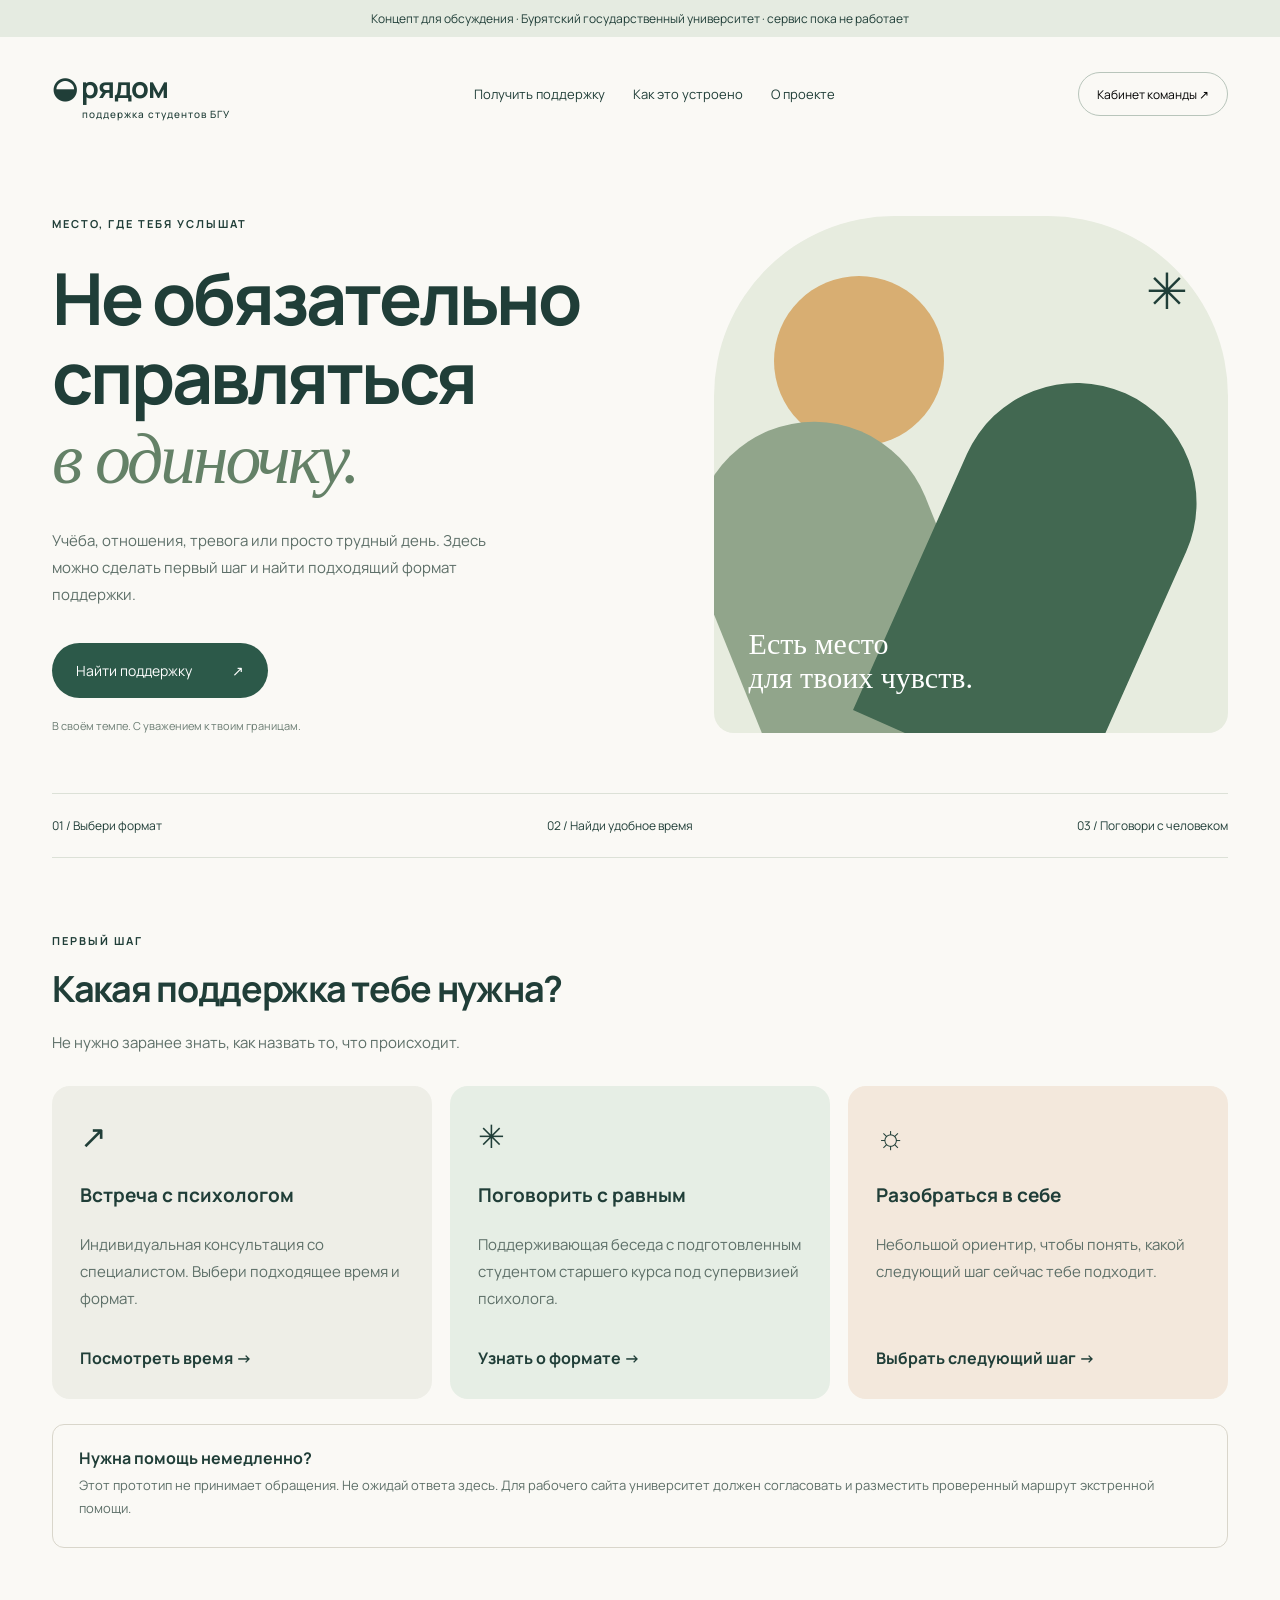
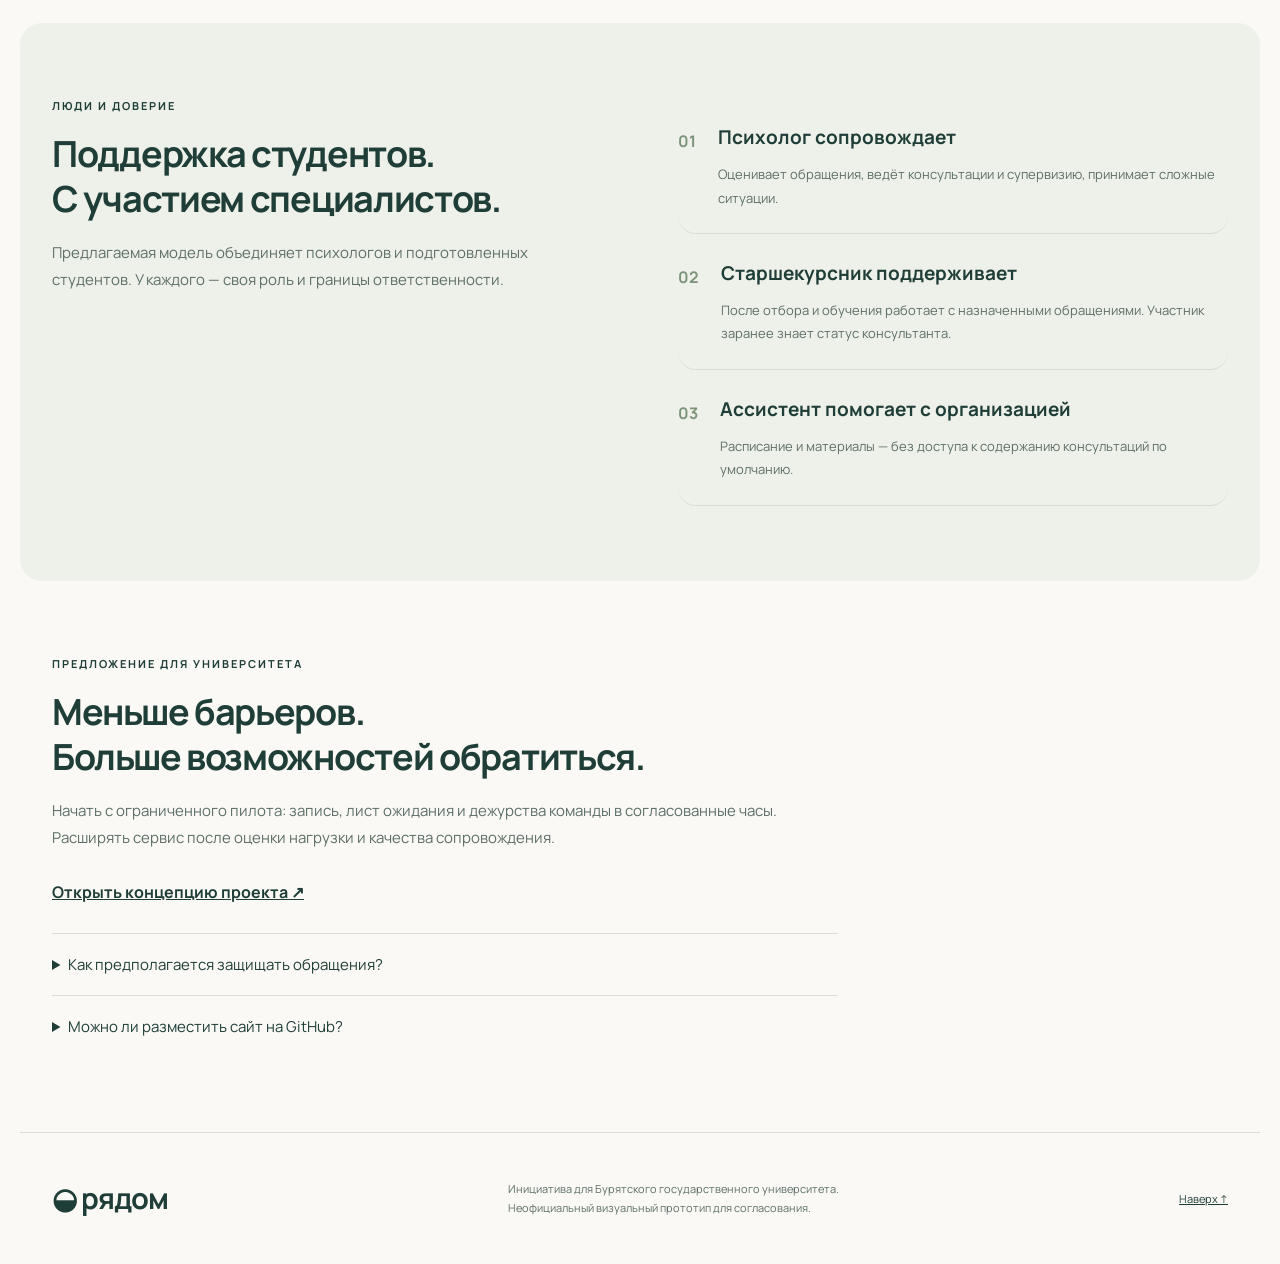
<file: index.html>
<!doctype html><html lang="ru"><meta charset="utf-8"><meta name="viewport" content="width=device-width,initial-scale=1"><title>Рядом — поддержка студентов БГУ · прототип</title><link rel="stylesheet" href="style.css"><body>
<div class="demo">Концепт для обсуждения · Бурятский государственный университет · сервис пока не работает</div>
<header><a class="brand" href="#">◒ рядом<span>поддержка студентов БГУ</span></a><nav><a href="#help">Получить поддержку</a><a href="#team">Как это устроено</a><a href="#project">О проекте</a></nav><button class="small" id="cabinet">Кабинет команды ↗</button></header>
<main><section class="hero"><div><div class="eyebrow">МЕСТО, ГДЕ ТЕБЯ УСЛЫШАТ</div><h1>Не обязательно<br>справляться<br><em>в одиночку.</em></h1><p>Учёба, отношения, тревога или просто трудный день. Здесь можно сделать первый шаг и найти подходящий формат поддержки.</p><a class="button" href="#help">Найти поддержку <span>↗</span></a><div class="note">В своём темпе. С уважением к твоим границам.</div></div><div class="art" aria-hidden="true"><div class="sun"></div><div class="arch one"></div><div class="arch two"></div><div class="art-label">Есть место<br>для твоих чувств.</div><span class="spark">✳</span></div></section>
<div class="strip"><span>01 / Выбери формат</span><span>02 / Найди удобное время</span><span>03 / Поговори с человеком</span></div>
<section id="help"><div class="eyebrow">ПЕРВЫЙ ШАГ</div><h2>Какая поддержка тебе нужна?</h2><p class="intro">Не нужно заранее знать, как назвать то, что происходит.</p><div class="cards"><article><span class="icon">↗</span><h3>Встреча с психологом</h3><p>Индивидуальная консультация со специалистом. Выбери подходящее время и формат.</p><button data-kind="Психолог">Посмотреть время →</button></article><article class="mint"><span class="icon">✳</span><h3>Поговорить с равным</h3><p>Поддерживающая беседа с подготовленным студентом старшего курса под супервизией психолога.</p><button data-kind="Студент-консультант">Узнать о формате →</button></article><article class="peach"><span class="icon">☼</span><h3>Разобраться в себе</h3><p>Небольшой ориентир, чтобы понять, какой следующий шаг сейчас тебе подходит.</p><button id="guide">Выбрать следующий шаг →</button></article></div><aside><strong>Нужна помощь немедленно?</strong><p>Этот прототип не принимает обращения. Не ожидай ответа здесь. Для рабочего сайта университет должен согласовать и разместить проверенный маршрут экстренной помощи.</p></aside></section>
<section id="team" class="split"><div><div class="eyebrow">ЛЮДИ И ДОВЕРИЕ</div><h2>Поддержка студентов.<br>С участием специалистов.</h2><p>Предлагаемая модель объединяет психологов и подготовленных студентов. У каждого — своя роль и границы ответственности.</p></div><div class="steps"><article><b>01</b><div><h3>Психолог сопровождает</h3><p>Оценивает обращения, ведёт консультации и супервизию, принимает сложные ситуации.</p></div></article><article><b>02</b><div><h3>Старшекурсник поддерживает</h3><p>После отбора и обучения работает с назначенными обращениями. Участник заранее знает статус консультанта.</p></div></article><article><b>03</b><div><h3>Ассистент помогает с организацией</h3><p>Расписание и материалы — без доступа к содержанию консультаций по умолчанию.</p></div></article></div></section>
<section id="project" class="project"><div class="eyebrow">ПРЕДЛОЖЕНИЕ ДЛЯ УНИВЕРСИТЕТА</div><h2>Меньше барьеров.<br>Больше возможностей обратиться.</h2><p>Начать с ограниченного пилота: запись, лист ожидания и дежурства команды в согласованные часы. Расширять сервис после оценки нагрузки и качества сопровождения.</p><a href="concept.html">Открыть концепцию проекта ↗</a><details><summary>Как предполагается защищать обращения?</summary><p>Личные учётные записи, доступ только к назначенным обращениям, журнал действий и отзыв доступа после практики. Документы и правила обработки данных согласуются с университетом до запуска.</p></details><details><summary>Можно ли разместить сайт на GitHub?</summary><p>Этот демонстрационный интерфейс подготовлен для статического размещения. Рабочие обращения, пароли и записи консультаций в репозиторий не помещаются. Для действующего сервиса понадобится отдельная серверная часть с управлением доступом.</p></details></section></main><footer><div class="brand">◒ рядом</div><p>Инициатива для Бурятского государственного университета.<br>Неофициальный визуальный прототип для согласования.</p><a href="#">Наверх ↑</a></footer>
<dialog id="modal"><button class="close" aria-label="Закрыть">×</button><div id="dialogContent"></div></dialog><script src="app.js"></script></body></html>
</file>
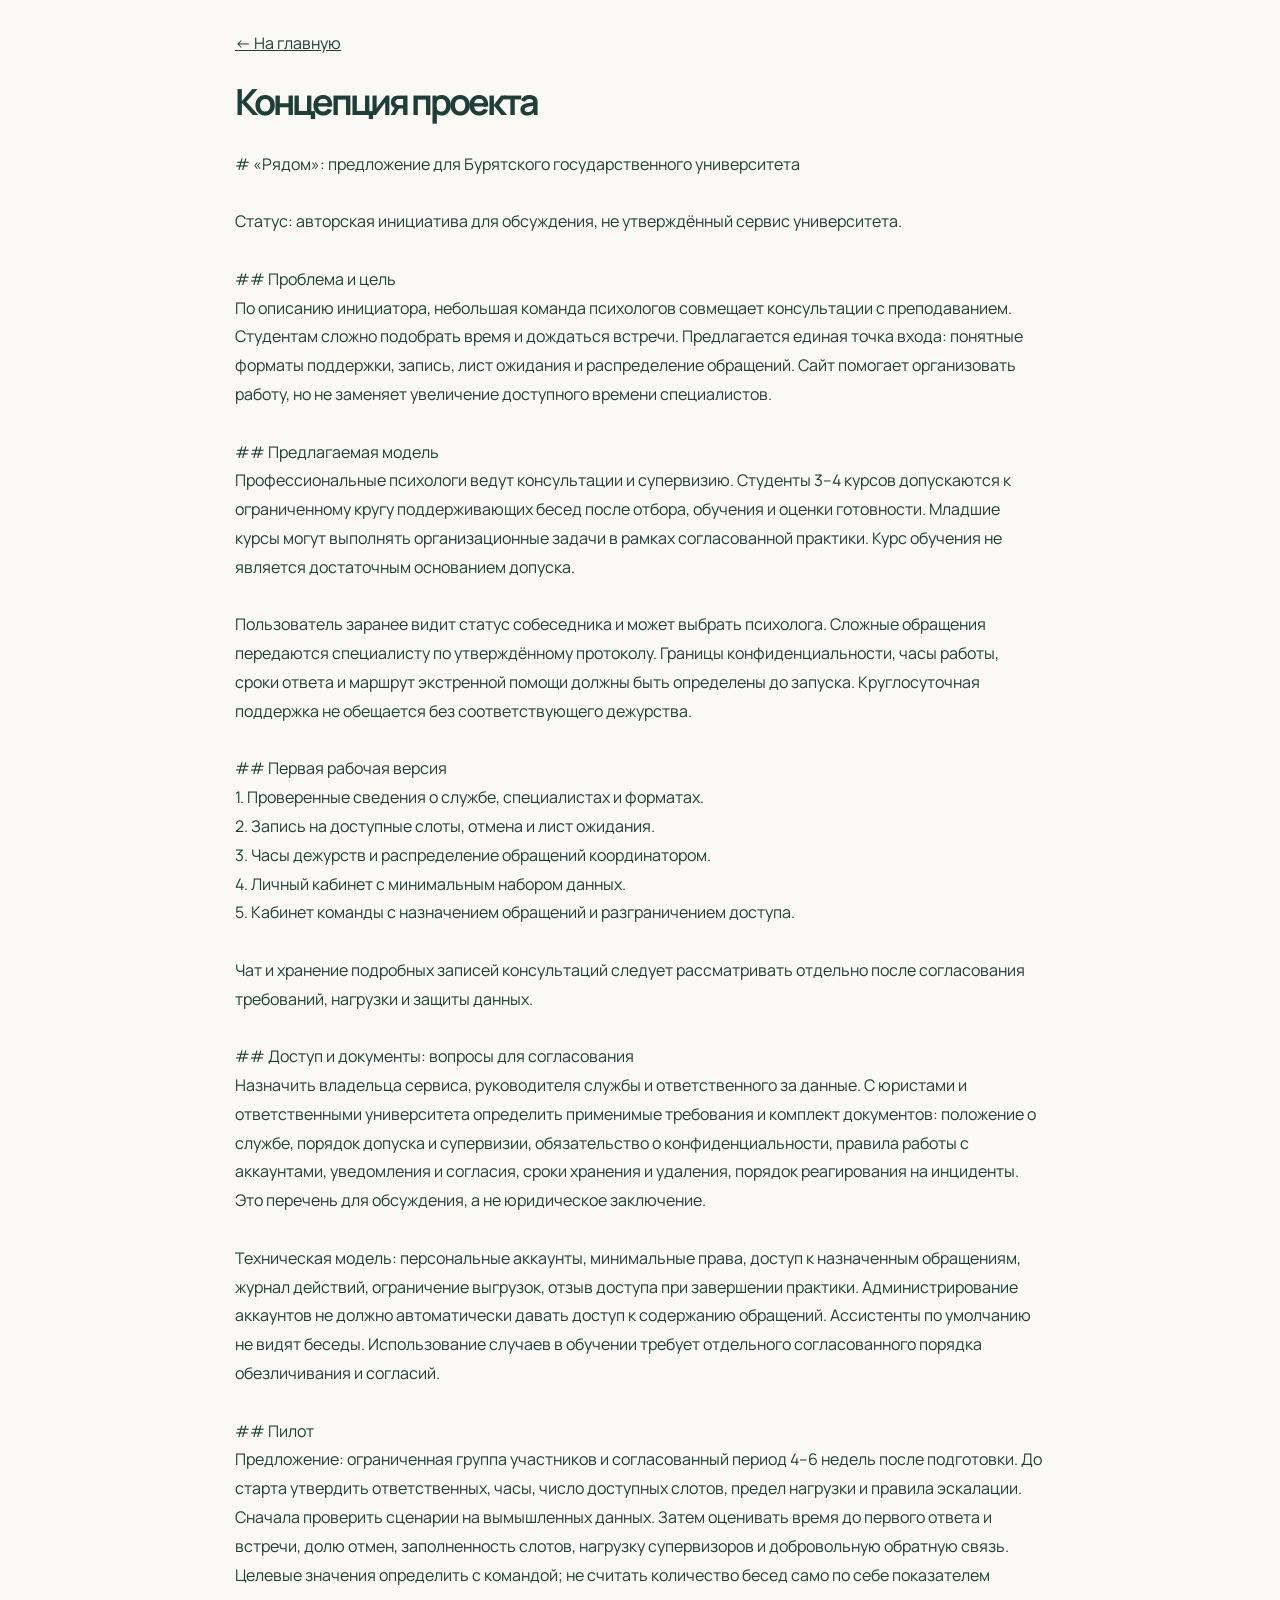
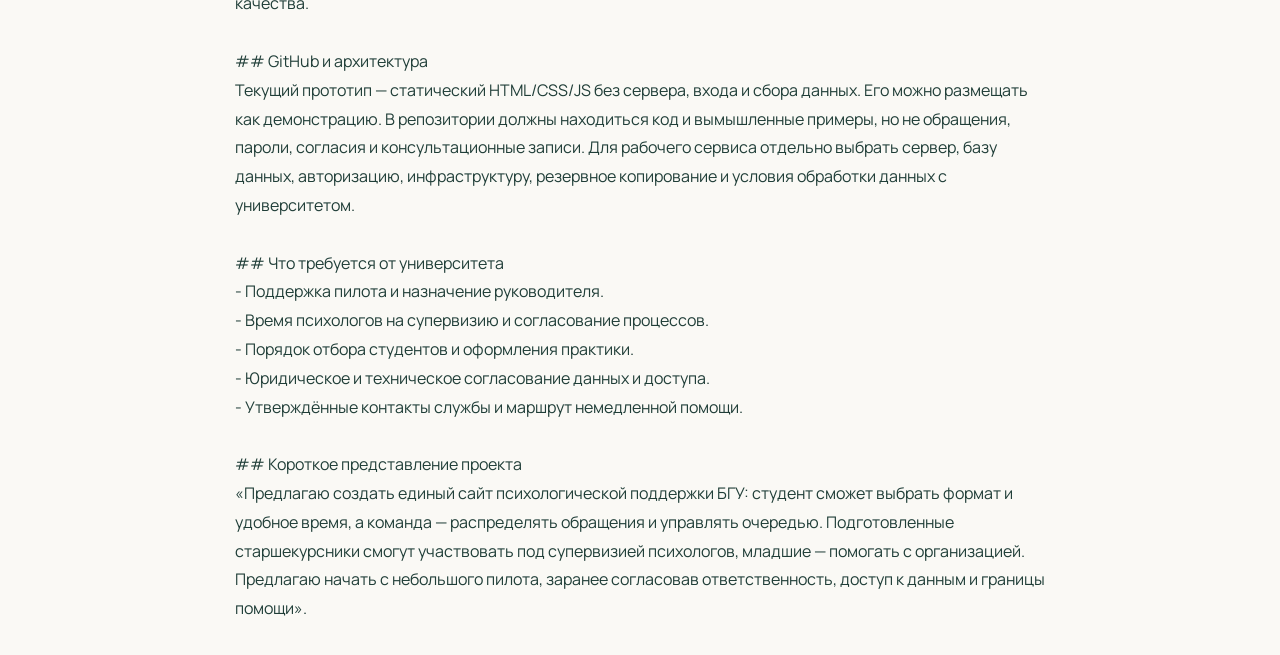
<file: concept.html>
<!doctype html><html lang="ru"><meta charset="utf-8"><meta name="viewport" content="width=device-width,initial-scale=1"><title>Концепция проекта Рядом</title><link rel="stylesheet" href="style.css"><body><main style="max-width:850px;padding:32px 20px"><a href="./">← На главную</a><h1 style="font-size:36px">Концепция проекта</h1><div style="white-space:pre-wrap;line-height:1.8;overflow-wrap:anywhere"># &#171;Рядом&#187;: предложение для Бурятского государственного университета

Статус: авторская инициатива для обсуждения, не утверждённый сервис университета.

## Проблема и цель
По описанию инициатора, небольшая команда психологов совмещает консультации с преподаванием. Студентам сложно подобрать время и дождаться встречи. Предлагается единая точка входа: понятные форматы поддержки, запись, лист ожидания и распределение обращений. Сайт помогает организовать работу, но не заменяет увеличение доступного времени специалистов.

## Предлагаемая модель
Профессиональные психологи ведут консультации и супервизию. Студенты 3–4 курсов допускаются к ограниченному кругу поддерживающих бесед после отбора, обучения и оценки готовности. Младшие курсы могут выполнять организационные задачи в рамках согласованной практики. Курс обучения не является достаточным основанием допуска.

Пользователь заранее видит статус собеседника и может выбрать психолога. Сложные обращения передаются специалисту по утверждённому протоколу. Границы конфиденциальности, часы работы, сроки ответа и маршрут экстренной помощи должны быть определены до запуска. Круглосуточная поддержка не обещается без соответствующего дежурства.

## Первая рабочая версия
1. Проверенные сведения о службе, специалистах и форматах.
2. Запись на доступные слоты, отмена и лист ожидания.
3. Часы дежурств и распределение обращений координатором.
4. Личный кабинет с минимальным набором данных.
5. Кабинет команды с назначением обращений и разграничением доступа.

Чат и хранение подробных записей консультаций следует рассматривать отдельно после согласования требований, нагрузки и защиты данных.

## Доступ и документы: вопросы для согласования
Назначить владельца сервиса, руководителя службы и ответственного за данные. С юристами и ответственными университета определить применимые требования и комплект документов: положение о службе, порядок допуска и супервизии, обязательство о конфиденциальности, правила работы с аккаунтами, уведомления и согласия, сроки хранения и удаления, порядок реагирования на инциденты. Это перечень для обсуждения, а не юридическое заключение.

Техническая модель: персональные аккаунты, минимальные права, доступ к назначенным обращениям, журнал действий, ограничение выгрузок, отзыв доступа при завершении практики. Администрирование аккаунтов не должно автоматически давать доступ к содержанию обращений. Ассистенты по умолчанию не видят беседы. Использование случаев в обучении требует отдельного согласованного порядка обезличивания и согласий.

## Пилот
Предложение: ограниченная группа участников и согласованный период 4–6 недель после подготовки. До старта утвердить ответственных, часы, число доступных слотов, предел нагрузки и правила эскалации. Сначала проверить сценарии на вымышленных данных. Затем оценивать время до первого ответа и встречи, долю отмен, заполненность слотов, нагрузку супервизоров и добровольную обратную связь. Целевые значения определить с командой; не считать количество бесед само по себе показателем качества.

## GitHub и архитектура
Текущий прототип — статический HTML/CSS/JS без сервера, входа и сбора данных. Его можно размещать как демонстрацию. В репозитории должны находиться код и вымышленные примеры, но не обращения, пароли, согласия и консультационные записи. Для рабочего сервиса отдельно выбрать сервер, базу данных, авторизацию, инфраструктуру, резервное копирование и условия обработки данных с университетом.

## Что требуется от университета
- Поддержка пилота и назначение руководителя.
- Время психологов на супервизию и согласование процессов.
- Порядок отбора студентов и оформления практики.
- Юридическое и техническое согласование данных и доступа.
- Утверждённые контакты службы и маршрут немедленной помощи.

## Короткое представление проекта
&#171;Предлагаю создать единый сайт психологической поддержки БГУ: студент сможет выбрать формат и удобное время, а команда — распределять обращения и управлять очередью. Подготовленные старшекурсники смогут участвовать под супервизией психологов, младшие — помогать с организацией. Предлагаю начать с небольшого пилота, заранее согласовав ответственность, доступ к данным и границы помощи&#187;.
</div></main></body></html>
</file>
<file: style.css>
@import url('https://fonts.googleapis.com/css2?family=Manrope:wght@400;500;600;700&display=swap');
:root{--ink:#203e38;--bg:#faf9f5;--green:#2c5949}*{box-sizing:border-box}html{scroll-behavior:smooth}body{margin:0;background:var(--bg);color:var(--ink);font-family:Manrope,Arial,sans-serif}a{color:inherit}button,a{touch-action:manipulation}button{font:inherit;cursor:pointer}a:focus-visible,button:focus-visible,summary:focus-visible{outline:3px solid #b26731;outline-offset:5px}.demo{text-align:center;background:#e5ebe1;padding:10px;font-size:12px}header,main,footer{max-width:1240px;margin:auto}header{display:flex;align-items:center;justify-content:space-between;padding:30px 32px}.brand{text-decoration:none;font-size:29px;font-weight:700;letter-spacing:-1px}.brand span{display:block;font-size:10px;letter-spacing:1px;font-weight:500;margin-left:30px}nav{display:flex;gap:28px;font-size:13px}nav a{text-decoration:none}.small{background:none;border:1px solid #b8c5bb;border-radius:30px;padding:12px 18px;font-size:12px}.hero{display:grid;grid-template-columns:1.15fr 1fr;gap:70px;padding:65px 32px 60px}.eyebrow{font-size:11px;letter-spacing:2px;font-weight:700}h1{font-size:clamp(45px,5.6vw,76px);line-height:1.1;letter-spacing:-3px;margin:28px 0}h1 em{font-family:Georgia,serif;font-weight:400;color:#648167}p{font-size:15px;line-height:1.8;color:#5d6f68}.hero p{max-width:470px}.button{display:inline-flex;gap:40px;background:var(--green);color:white;padding:18px 24px;border-radius:50px;text-decoration:none;margin-top:20px;font-size:14px}.note{font-size:11px;margin-top:20px;color:#6a7c72}.art{position:relative;overflow:hidden;background:#e7ecdf;border-radius:180px 180px 20px 20px;min-height:470px}.sun{position:absolute;width:170px;height:170px;border-radius:50%;background:#d8ae72;top:60px;left:60px}.arch{position:absolute;width:240px;height:400px;border-radius:150px 150px 0 0;transform:rotate(-22deg);background:#91a58b;top:200px;left:10px}.two{background:#426851;left:210px;top:160px;transform:rotate(24deg)}.art-label{position:absolute;bottom:38px;left:35px;color:white;font-family:Georgia,serif;font-size:30px}.spark{position:absolute;right:40px;top:40px;font-size:50px}.strip{display:flex;justify-content:space-between;border-block:1px solid #dce1d7;margin:0 32px;padding:23px 0;font-size:12px}section:not(.hero){padding:75px 32px}h2{font-size:36px;letter-spacing:-1.3px;line-height:1.25;margin:18px 0}.intro{margin-bottom:30px}.cards{display:grid;grid-template-columns:repeat(3,1fr);gap:18px}article{border-radius:18px}.cards article{background:#eeeee7;padding:28px;display:flex;flex-direction:column}.cards .mint{background:#e6eee5}.cards .peach{background:#f3e8dc}.icon{font-size:32px}h3{font-size:19px;margin:24px 0 8px}.cards button{margin-top:auto;padding:18px 0 0;background:none;border:0;text-align:left;font-weight:700;color:var(--ink)}aside{margin-top:25px;padding:22px 26px;border:1px solid #d9d6cb;border-radius:12px}aside p{font-size:13px;margin:5px 0}.split{display:grid;grid-template-columns:1fr 1fr;gap:75px;background:#eef1e9;border-radius:22px}.steps article{display:flex;gap:22px;border-bottom:1px solid #d4ddd1;padding:10px 0}.steps b{padding-top:22px;color:#7d947b}.steps h3{margin-top:16px}.steps p{font-size:13px}.project{max-width:850px}.project>a{display:inline-block;margin:15px 0 30px;font-weight:700}details{border-top:1px solid #d9dfd5;padding:20px 0}summary{cursor:pointer;font-size:15px}footer{border-top:1px solid #d9dfd5;display:flex;justify-content:space-between;align-items:center;padding:35px 32px}footer p,footer a{font-size:11px}dialog{border:0;border-radius:22px;padding:35px;max-width:540px;width:90%;color:var(--ink);background:var(--bg)}dialog::backdrop{background:#173c3277}.close{float:right;border:0;background:none;font-size:28px}.slots{display:flex;gap:10px;flex-wrap:wrap}.slots button{border:1px solid #bdcdbd;padding:12px;border-radius:12px;background:#e6eee5;color:var(--ink)}@media(max-width:760px){header{padding:20px}nav{display:none}.small{font-size:10px}.hero{grid-template-columns:1fr;padding:35px 20px;gap:30px}.art{min-height:340px}.strip{gap:15px;margin:0 20px;font-size:10px}.cards,.split{grid-template-columns:1fr}.split{gap:15px}section:not(.hero){padding:45px 20px}h2{font-size:30px}footer{gap:20px;flex-wrap:wrap}h1{letter-spacing:-2px}}
@media(max-width:1000px) and (min-width:761px){nav{gap:12px;font-size:11px}.hero{gap:30px}h1{font-size:56px}.cards article{padding:20px}.split{gap:30px}}
.hero>* , .cards>* , .split>*{min-width:0}dialog{max-height:85dvh;overflow:auto}button{min-height:44px}p,a,h2,h3{overflow-wrap:break-word}
@media(max-width:420px){header{flex-wrap:wrap;gap:16px}.small{padding:9px 12px}.brand{font-size:26px}.brand span{font-size:9px}h1{font-size:40px}.strip{flex-direction:column;gap:12px}.hero{padding-inline:18px}.eyebrow{font-size:10px;letter-spacing:1.3px}.art{min-height:300px}dialog{padding:24px}h2{font-size:27px}}
@media(prefers-reduced-motion:reduce){html{scroll-behavior:auto}}
</file>
